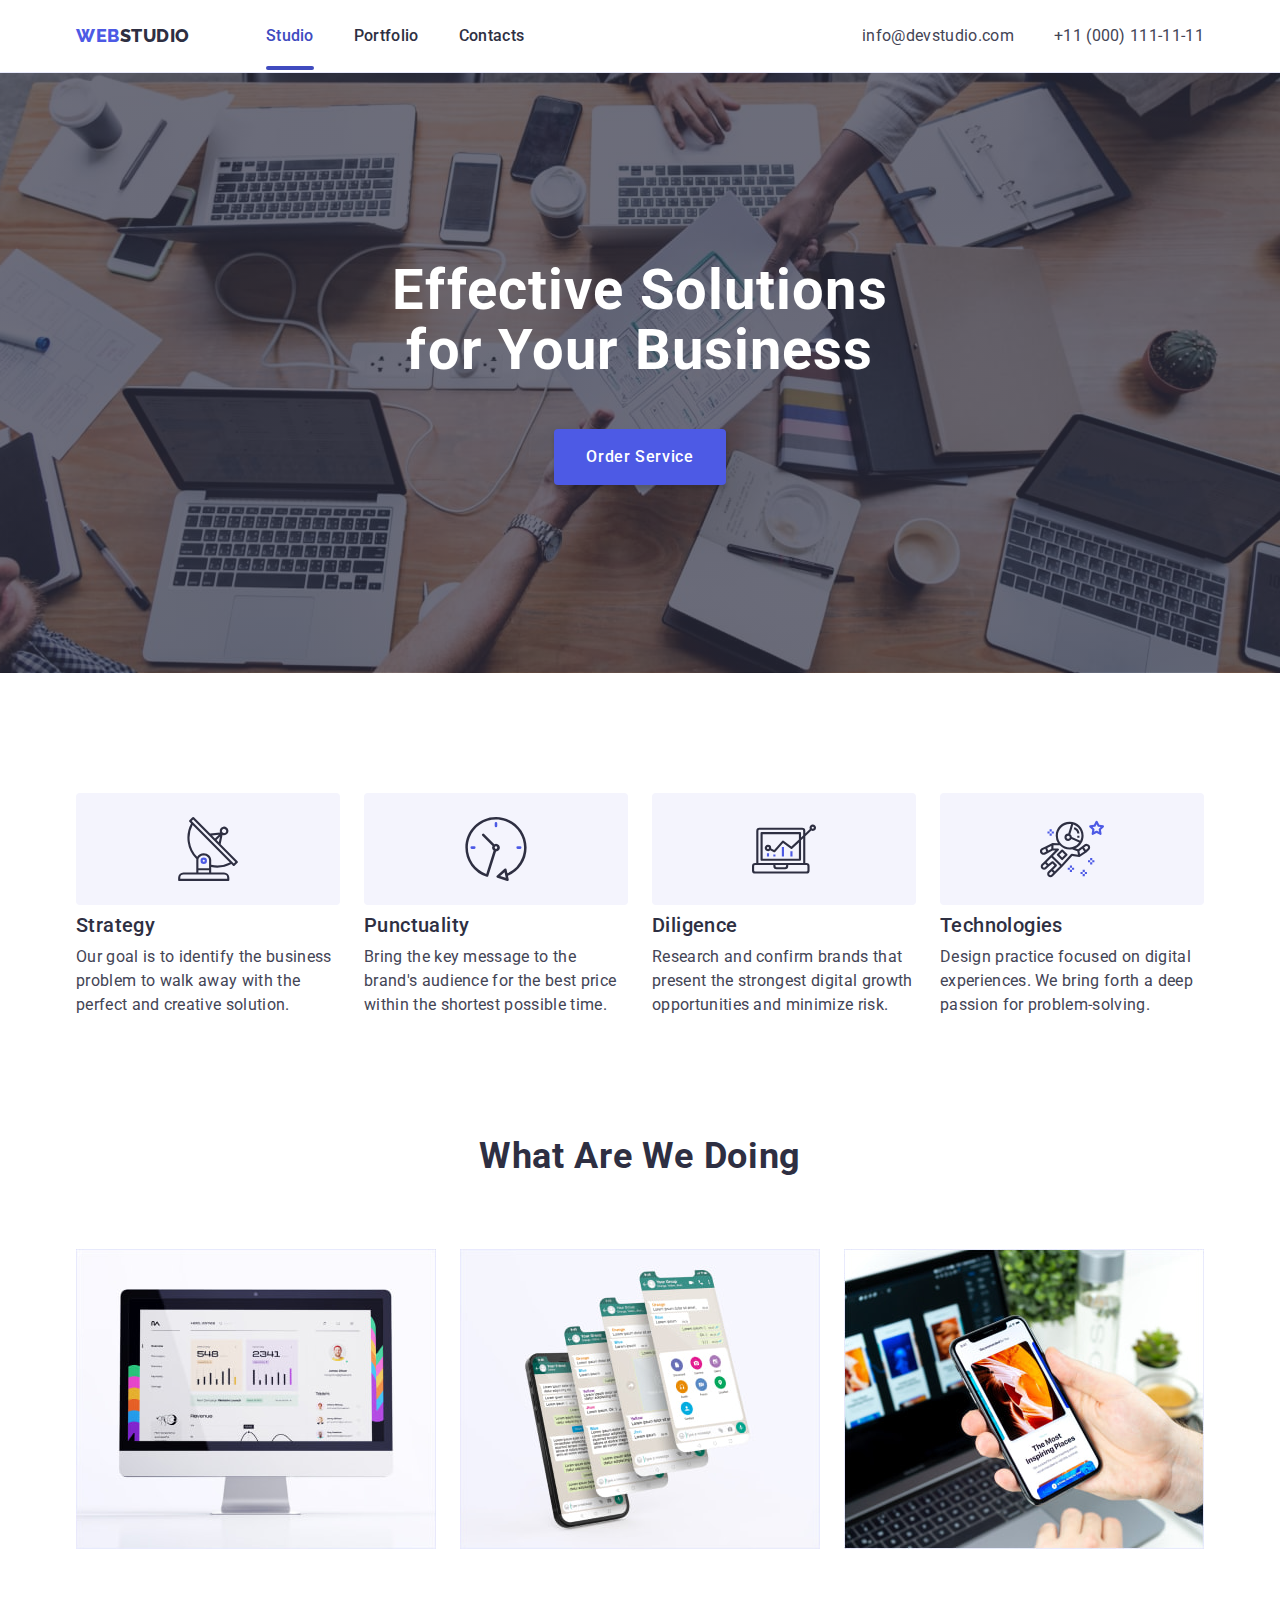
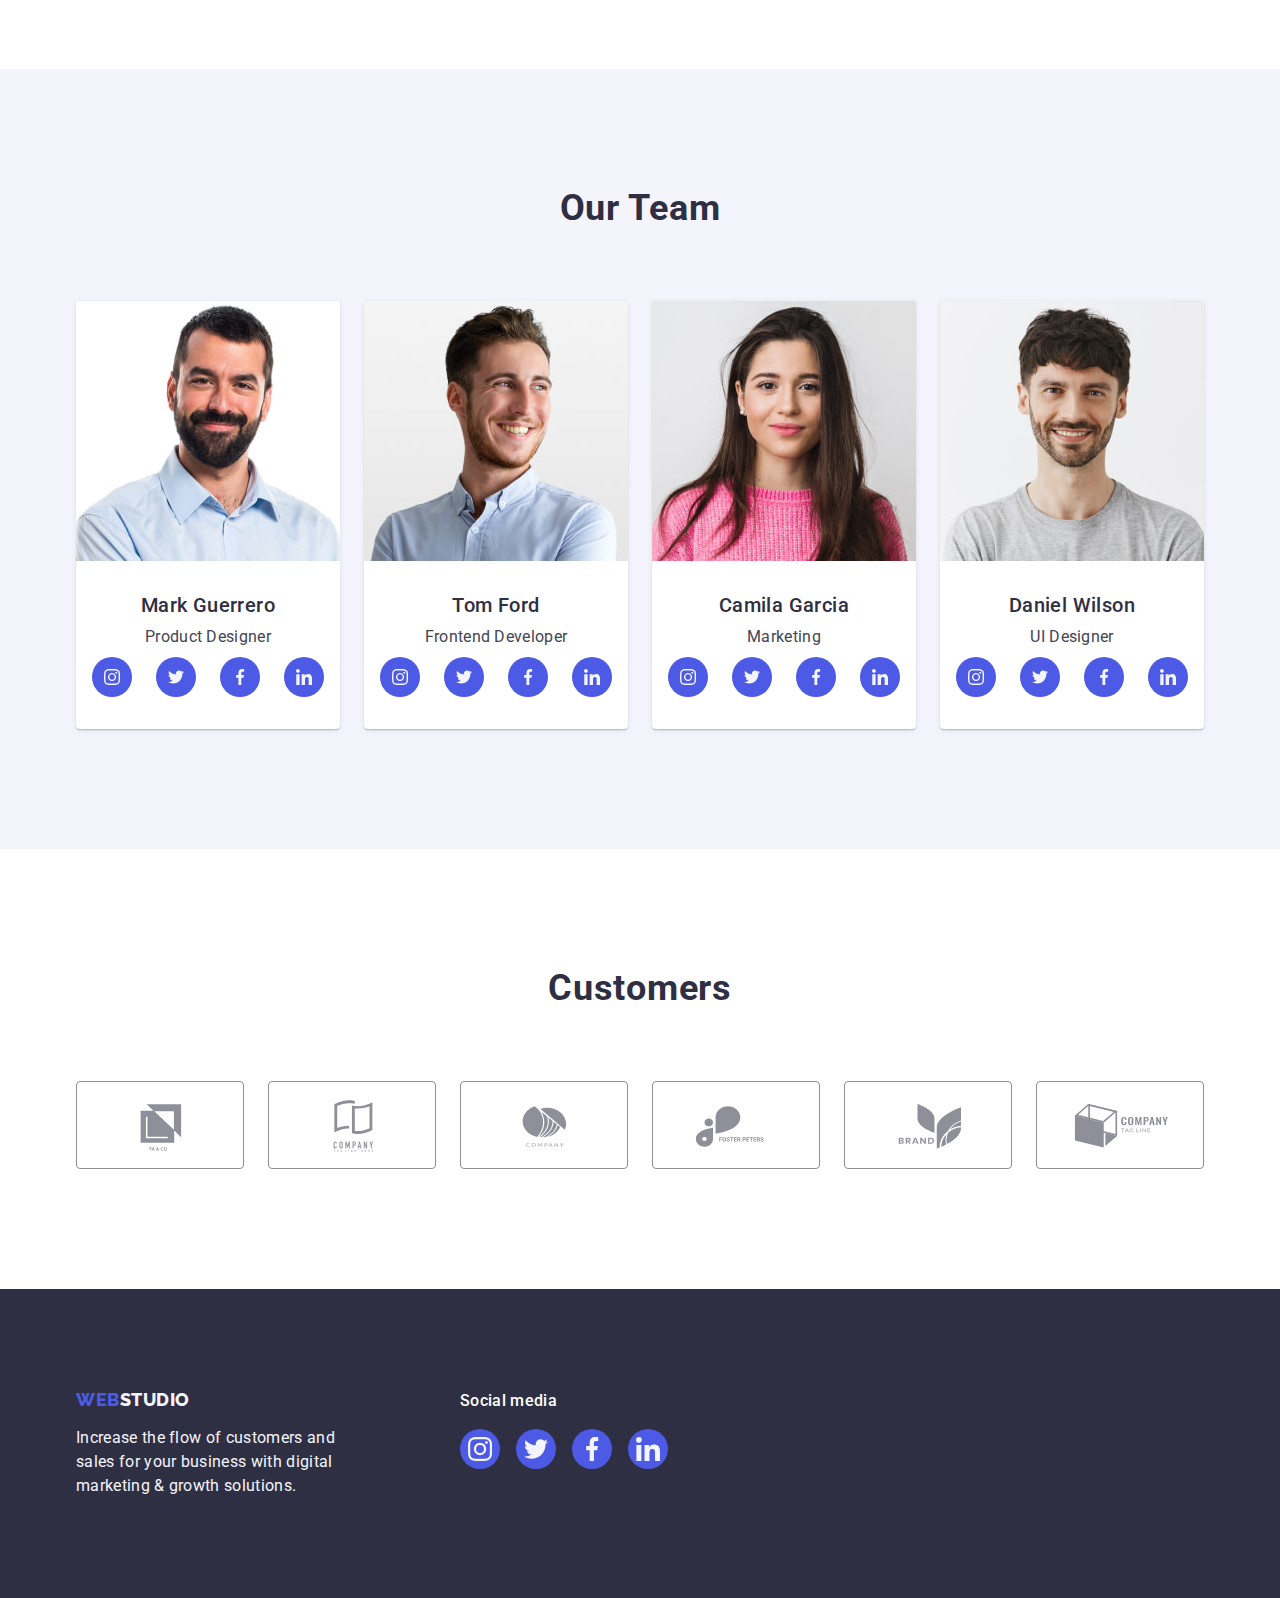
<file: index.html>
<!DOCTYPE html>
<html lang="en">
  <head>
    <meta charset="UTF-8" />
    <meta http-equiv="X-UA-Compatible" content="IE=edge" />
    <meta name="viewport" content="width=device-width, initial-scale=1.0" />
    <meta name="description" content="" />
    <title><span>Web</span>Studio</title>
    <link rel="stylesheet" href="https://cdn.jsdelivr.net/npm/modern-normalize@2.0.0/modern-normalize.min.css">
    <link rel="preconnect" href="https://fonts.googleapis.com" />
    <link rel="preconnect" href="https://fonts.gstatic.com" crossorigin />
    <link
      href="https://fonts.googleapis.com/css2?family=Raleway:wght@800&family=Roboto:wght@400;500;700;900&display=swap"
      rel="stylesheet"
    />
    <link rel="stylesheet" href="./css/styles.css" />
  </head>

  <body class="page">
    <header class="header-nav">
      <div class="container header-nav-box">
        <nav class="container-nav">
          <!--<div class="header-box-right">-->
            <a href="./index.html" class="link logo logo-header"
              >Web<span class="logo-dark">Studio</span></a
            >
            <ul class="header-list list">
              <li>
                <a class="header-link link active" href="./index.html">Studio</a>
              </li>
              <li>
                <a class="header-link link" href="./portfolio.html"
                  >Portfolio</a
                >
              </li>
              <li><a class="header-link link" href="">Contacts</a></li>
            </ul>
          <!--</div>-->
        </nav>
        <address>
          <ul class="list address">
            <li>
              <a class="address-link link" href="mailto:info@devstudio.com"
                >info@devstudio.com</a
              >
            </li>
            <li>
              <a class="address-link link" href="tel:+110001111111"
                >+11 (000) 111-11-11</a
              >
            </li>
          </ul>
        </address>
      </div>
    </header>

    <main class="main">
      <section class="section hero">
        <div class="container hero-box">
          <h1 class="hero-titel">Effective Solutions for Your Business</h1>
          <button type="button" class="hero-bt" data-modal-open>Order Service</button>
        </div>
      </section>

      <section class="section advantages">
        <div class="container">
          <h2 class="visually-hidden">Advantages</h2>
          <ul class="advantages-list list">
            <li class="advantages-item">
              <div class="advantages-icon-box">
              <svg width="64" height="64">
                <use class="advantages-icon" href="./images/icons.svg#antenna">
                </use>
              </svg>
              </div>
              <h3 class="advantages-titel-item">Strategy</h3>
              <p class="advantages-text-item">
                Our goal is to identify the business problem to walk away with the
                perfect and creative solution.
              </p>
            </li>
            <li class="advantages-item">
              <div class="advantages-icon-box">
              <svg width="64" height="64">
                <use class="advantages-icon" href="./images/icons.svg#clock">
                </use>
              </svg>
              </div>
              <h3 class="advantages-titel-item">Punctuality</h3>
              <p class="advantages-text-item">
                Bring the key message to the brand's audience for the best price
                within the shortest possible time.
              </p>
            </li>
            <li class="advantages-item">
              <div class="advantages-icon-box">
                <svg width="64" height="64">
                  <use class="advantages-icon" href="./images/icons.svg#diagram">
                  </use>
                </svg>
                </div>
              <h3 class="advantages-titel-item">Diligence</h3>
              <p class="advantages-text-item">
                Research and confirm brands that present the strongest digital
                growth opportunities and minimize risk.
              </p>
            </li>
            <li class="advantages-item">
              <div class="advantages-icon-box">
                <svg width="64" height="64">
                  <use class="advantages-icon" href="./images/icons.svg#astronaut">
                  </use>
                </svg>
                </div>
              <h3 class="advantages-titel-item">Technologies</h3>
              <p class="advantages-text-item">
                Design practice focused on digital experiences. We bring forth a
                deep passion for problem-solving.
              </p>
            </li>
          </ul>
        </div>
      </section>

      <section class="section doing">
        <div class="container">
          <h2 class="doing-titel">What are we doing</h2>
          <ul class="doing-list list">
            <li class="doing-item">
              <img
                src="./images/work/img-1.jpg"
                alt="color monitor"
                width="360"
                height="300"
              />
            </li>
            <li class="doing-item">
              <img
                src="./images/work/img-2.jpg"
                alt="alternative phone screens"
                width="360"
                height="300"
              />
            </li>
            <li class="doing-item">
              <img
                src="./images/work/img-3.jpg"
                alt="phone"
                width="360"
                height="300"
              />
            </li>
          </ul>
        </div>
      </section>

      <section class="section team">
        <div class="container">
          <h2 class="team-titel">Our Team</h2>
          <ul class="team-list list">
            <li class="team-link">
              <img
                src="./images/team/img-1.jpg"
                alt="Mark Guerrero"
                width="264"
                class="team-link-img"
              />
              <div class="team-link-box">
                <h3 class="team-link-name">Mark Guerrero</h3>
                <p class="team-text">Product Designer</p>
                <ul class="team-list-icon">
                  <li class="team-item-medis">
                    <a href="" class="link-social-media">
                      <svg class="icon-social-media" width="16" height="16">
                      <use href="./images/icons.svg#instagram"></use>
                      </svg>
                    </a>
                  </li>
                  <li class="team-item-medis">
                    <a href="" class="link-social-media">
                      <svg class="icon-social-media" width="16" height="16">
                      <use href="./images/icons.svg#twitter"></use>
                      </svg>
                    </a>
                  </li>
                  <li class="team-item-medis">
                    <a href="" class="link-social-media">
                      <svg class="icon-social-media" width="16" height="16">
                      <use href="./images/icons.svg#facebook"></use>
                      </svg>
                    </a>
                  </li>
                  <li class="team-item-medis">
                    <a href="" class="link-social-media">
                      <svg class="icon-social-media" width="16" height="16">
                      <use href="./images/icons.svg#linkedin"></use>
                      </svg>
                    </a>
                  </li>
                </ul>
              </div>
            </li>
            <li class="team-link">
              <img
                src="./images/team/img-2.jpg"
                alt="Tom Ford"
                width="264"
                class="team-link-img"
              />
              <div class="team-link-box">
                <h3 class="team-link-name">Tom Ford</h3>
                <p class="team-text">Frontend Developer</p>
                <ul class="team-list-icon">
                  <li class="team-item-medis">
                    <a href="" class="link-social-media">
                      <svg class="icon-social-media" width="16" height="16">
                      <use href="./images/icons.svg#instagram"></use>
                      </svg>
                    </a>
                  </li>
                  <li class="team-item-medis">
                    <a href="" class="link-social-media">
                      <svg class="icon-social-media" width="16" height="16">
                      <use href="./images/icons.svg#twitter"></use>
                      </svg>
                    </a>
                  </li>
                  <li class="team-item-medis">
                    <a href="" class="link-social-media">
                      <svg class="icon-social-media" width="16" height="16">
                      <use href="./images/icons.svg#facebook"></use>
                      </svg>
                    </a>
                  </li>
                  <li class="team-item-medis">
                    <a href="" class="link-social-media">
                      <svg class="icon-social-media" width="16" height="16">
                      <use href="./images/icons.svg#linkedin"></use>
                      </svg>
                    </a>
                  </li>
                </ul>
              </div>
            </li>
            <li class="team-link">
              <img
                src="./images/team/img-3.jpg"
                alt="Camila Garcia"
                width="264"
                class="team-link-img"
              />
              <div class="team-link-box">
                <h3 class="team-link-name">Camila Garcia</h3>
                <p class="team-text">Marketing</p>
                <ul class="team-list-icon">
                  <li class="team-item-medis">
                    <a href="" class="link-social-media">
                      <svg class="icon-social-media" width="16" height="16">
                      <use href="./images/icons.svg#instagram"></use>
                      </svg>
                    </a>
                  </li>
                  <li class="team-item-medis">
                    <a href="" class="link-social-media">
                      <svg class="icon-social-media" width="16" height="16">
                      <use href="./images/icons.svg#twitter"></use>
                      </svg>
                    </a>
                  </li>
                  <li class="team-item-medis">
                    <a href="" class="link-social-media">
                      <svg class="icon-social-media" width="16" height="16">
                      <use href="./images/icons.svg#facebook"></use>
                      </svg>
                    </a>
                  </li>
                  <li class="team-item-medis">
                    <a href="" class="link-social-media">
                      <svg class="icon-social-media" width="16" height="16">
                      <use href="./images/icons.svg#linkedin"></use>
                      </svg>
                    </a>
                  </li>
                </ul>
              </div>
            </li>
            <li class="team-link">
              <img
                src="./images/team/img-4.jpg"
                alt="Daniel Wilson"
                width="264"
                class="team-link-img"
              />
              <div class="team-link-box">
                <h3 class="team-link-name">Daniel Wilson</h3>
                <p class="team-text">UI Designer</p>
                <ul class="team-list-icon">
                  <li class="team-item-medis">
                    <a href="" class="link-social-media">
                      <svg class="icon-social-media" width="16" height="16">
                      <use href="./images/icons.svg#instagram"></use>
                      </svg>
                    </a>
                  </li>
                  <li class="team-item-medis">
                    <a href="" class="link-social-media">
                      <svg class="icon-social-media" width="16" height="16">
                      <use href="./images/icons.svg#twitter"></use>
                      </svg>
                    </a>
                  </li>
                  <li class="team-item-medis">
                    <a href="" class="link-social-media">
                      <svg class="icon-social-media" width="16" height="16">
                      <use href="./images/icons.svg#facebook"></use>
                      </svg>
                    </a>
                  </li>
                  <li class="team-item-medis">
                    <a href="" class="link-social-media">
                      <svg class="icon-social-media" width="16" height="16">
                      <use href="./images/icons.svg#linkedin"></use>
                      </svg>
                    </a>
                  </li>
                </ul>
              </div>
            </li>
          </ul>
        </div>
      </section>

      <section class="section customers">
        <div class="container">
          <h2 class="customers-titel">Customers</h2>
          <ul class="customers-list">
            <li class="customers-item">
              <a class="customers-link" href="">
                <svg class="customers-icon" width="104" height="56">
                  <use href="./images/icons.svg#logo-1"></use>
                </svg>
              </a>
            </li>
            <li class="customers-item">
              <a class="customers-link" href="">
                <svg class="customers-icon" width="104" height="56">
                  <use href="./images/icons.svg#logo-2"></use>
                </svg>
              </a>
            </li>
            <li class="customers-item">
              <a class="customers-link" href="">
                <svg class="customers-icon" width="104" height="56">
                  <use href="./images/icons.svg#logo-3"></use>
                </svg>
              </a>
            </li>
            <li class="customers-item">
              <a class="customers-link" href="">
                <svg class="customers-icon" width="104" height="56">
                  <use href="./images/icons.svg#logo-4"></use>
                </svg>
              </a>
            </li>
            <li class="customers-item">
              <a class="customers-link" href="">
                <svg class="customers-icon" width="104" height="56">
                  <use href="./images/icons.svg#logo-5"></use>
                </svg>
              </a>
            </li>
            <li class="customers-item">
              <a class="customers-link" href="">
                <svg class="customers-icon" width="104" height="56">
                  <use href="./images/icons.svg#logo-6"></use>
                </svg>
              </a>
            </li>
          </ul>

        </div>
      </section>
    </main>

    <footer class="footer">
      <div class="container footer-container">
        <div class="footer-box-right">
        <a href="./index.html" class="link logo logo-footer">Web<span class="logo-light">Studio</span></a>
        <p class="footer-text">
          Increase the flow of customers and sales for your business with digital
          marketing & growth solutions.
        </p></div>
        <div class="footer-box-center">
          <p class="footer-social-media">Social media</p>
          <ul class="footer-list">
            <li class="footer-item-media">
              <a href="" class="link-social-media footer-link-icon">
                <svg class="icon-social-media" width="24" height="24">
                  <use href="./images/icons.svg#instagram"></use>
                </svg>
              </a>
            </li>
            <li class="footer-item-media">
              <a href="" class="link-social-media footer-link-icon">
                <svg class="icon-social-media" width="24" height="24">
                  <use href="./images/icons.svg#twitter"></use>
                </svg>
              </a>
            </li>
            <li class="footer-item-media">
              <a href="" class="link-social-media footer-link-icon">
                <svg class="icon-social-media" width="24" height="24">
                  <use href="./images/icons.svg#facebook"></use>
                </svg>
              </a>
            </li>
            <li class="footer-item-media">
              <a href="" class="link-social-media footer-link-icon">
                <svg class="icon-social-media" width="24" height="24">
                  <use href="./images/icons.svg#linkedin"></use>
                </svg>
              </a>
            </li>
          </ul>
        </div>
      </div>
    </footer>
    <div class="backdrop is-hidden" data-modal>
      <div class="modal-container">
        <button class="modal-btm" type="button" data-modal-close>
        <svg class="modal-icon" width="8" height="8">
          <use href="./images/icons.svg#close-black"></use>
        </svg>
        </button>
      </div>
    </div>
    <script src="./js/modal.js"></script>
  </body>
</html>
</file>
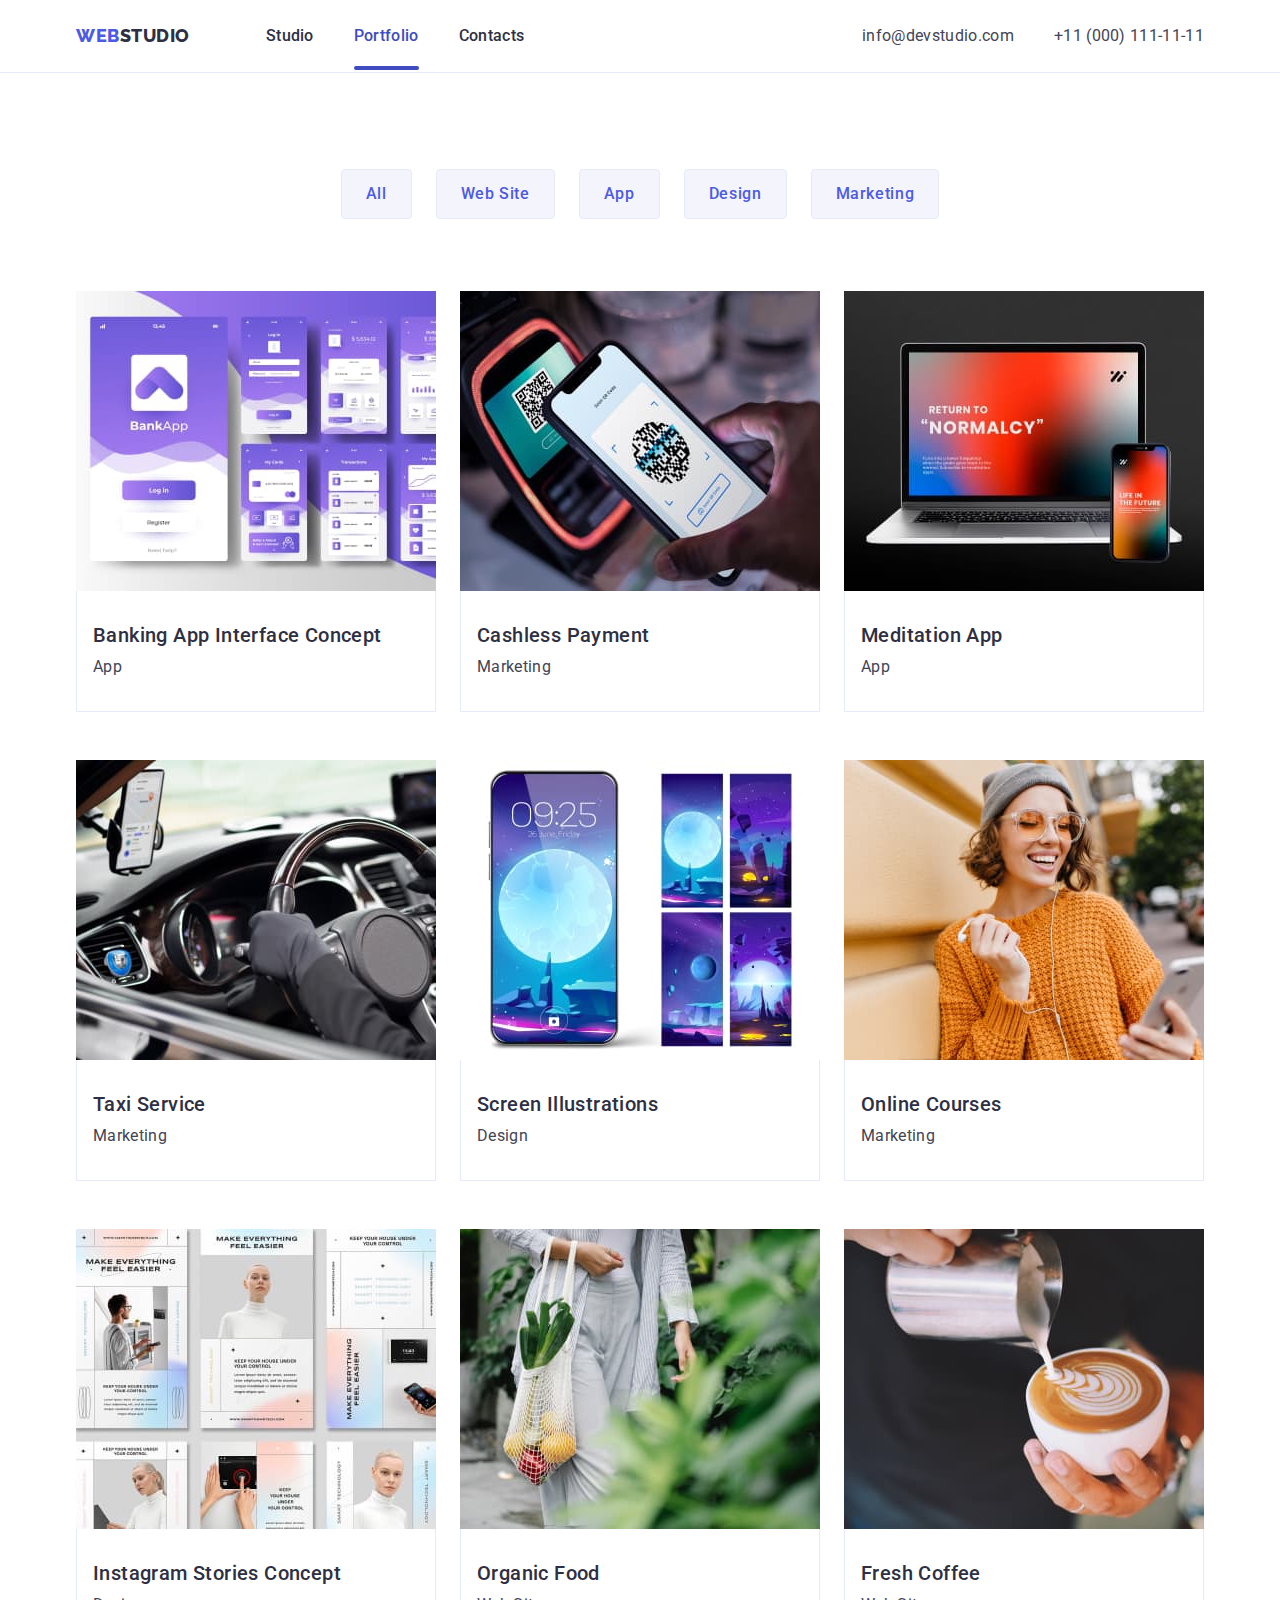
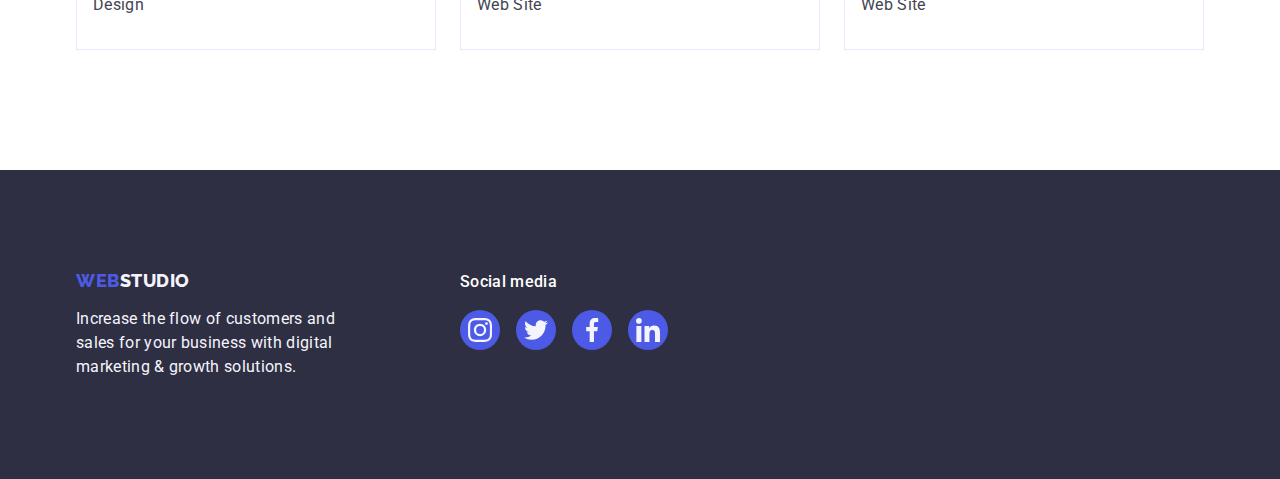
<file: portfolio.html>
<!DOCTYPE html>
<html lang="en">
  <head>
    <meta charset="UTF-8" />
    <meta http-equiv="X-UA-Compatible" content="IE=edge" />
    <meta name="viewport" content="width=device-width, initial-scale=1.0" />
    <meta name="description" content="" />
    <title><span>Web</span>Studio</title>
    <link
      rel="stylesheet"
      href="https://cdn.jsdelivr.net/npm/modern-normalize@2.0.0/modern-normalize.min.css"
    />
    <link rel="preconnect" href="https://fonts.googleapis.com" />
    <link rel="preconnect" href="https://fonts.gstatic.com" crossorigin />
    <link
      href="https://fonts.googleapis.com/css2?family=Raleway:wght@800&family=Roboto:wght@400;500;700;900&display=swap"
      rel="stylesheet"
    />
    <link rel="stylesheet" href="./css/styles.css" />
  </head>

  <body class="page">
    <header class="header-nav">
      <div class="container header-nav-box">
        <nav class="container-nav">
          <!--<div class="header-box-right">-->
            <a href="./index.html" class="link logo logo-header"
              >Web<span class="logo-dark">Studio</span></a
            >
            <ul class="header-list list">
              <li>
                <a class="header-link link" href="./index.html">Studio</a>
              </li>
              <li>
                <a class="header-link link active" href="./portfolio.html"
                  >Portfolio</a
                >
              </li>
              <li><a class="header-link link" href="">Contacts</a></li>
            </ul>
          <!--</div>-->
        </nav>
        <address>
          <ul class="list address">
            <li>
              <a class="address-link link" href="mailto:info@devstudio.com"
                >info@devstudio.com</a
              >
            </li>
            <li>
              <a class="address-link link" href="tel:+110001111111"
                >+11 (000) 111-11-11</a
              >
            </li>
          </ul>
        </address>
      </div>
    </header>

    <main class="main">
      <section class="section portfolio">
        <div class="container">
          <h1 class="visually-hidden">Portfolio</h1>
          <ul class="portfolio-nav-bt list">
            <li><button type="button" class="portfolio-bt">All</button></li>
            <li>
              <button type="button" class="portfolio-bt">Web Site</button>
            </li>
            <li><button type="button" class="portfolio-bt">App</button></li>
            <li><button type="button" class="portfolio-bt">Design</button></li>
            <li>
              <button type="button" class="portfolio-bt">Marketing</button>
            </li>
          </ul>
          <ul class="portfolio-catalog list">
            <li class="catalog-item link">
              <a class="link link-catalog-portf" href="">
                <div class="overlay">
                  <img
                    class="catalog-img"
                    src="./images/portfolio/img-1.jpg"
                    alt="design example"
                    width="360"
                    height="300"
                  />
                  <p class="overlay-text">
                    14 Stylish and User-Friendly App Design Concepts · Task Manager App · Calorie Tracker App · Exotic Fruit Ecommerce App · Cloud Storage App
                  </p>
                </div>
                <div class="catalog-item-bottom">
                  <h2 class="catalog-titel">Banking App Interface Concept</h2>
                  <p class="catalog-text">App</p>
                </div>
              </a>
            </li>
            <li class="catalog-item link">
              <a class="link link-catalog-portf" href="">
                <div class="overlay">
                  <img
                    class="catalog-img"
                    src="./images/portfolio/img-2.jpg"
                    alt="design example"
                    width="360"
                    height="300"
                  />
                  <p class="overlay-text">
                    14 Stylish and User-Friendly App Design Concepts · Task Manager App · Calorie Tracker App · Exotic Fruit Ecommerce App · Cloud Storage App
                  </p>
                </div>
                <div class="catalog-item-bottom">
                  <h2 class="catalog-titel">Cashless Payment</h2>
                  <p class="catalog-text">Marketing</p>
                </div></a
              >
            </li>
            <li class="catalog-item link">
              <a class="link link-catalog-portf" href="">
                <div class="overlay">
                  <img
                    class="catalog-img"
                    src="./images/portfolio/img-3.jpg"
                    alt="design example"
                    width="360"
                    height="300"
                  />
                  <p class="overlay-text">
                    14 Stylish and User-Friendly App Design Concepts · Task Manager App · Calorie Tracker App · Exotic Fruit Ecommerce App · Cloud Storage App
                  </p>
                </div>
                <div class="catalog-item-bottom">
                  <h2 class="catalog-titel">Meditation App</h2>
                  <p class="catalog-text">App</p>
                </div></a
              >
            </li>
            <li class="catalog-item link">
              <a class="link link-catalog-portf" href="">
                <div class="overlay">
                  <img
                    class="catalog-img"
                    src="./images/portfolio/img-4.jpg"
                    alt="design example"
                    width="360"
                    height="300"
                  />
                  <p class="overlay-text">
                    14 Stylish and User-Friendly App Design Concepts · Task Manager App · Calorie Tracker App · Exotic Fruit Ecommerce App · Cloud Storage App
                  </p>
                </div>
                <div class="catalog-item-bottom">
                  <h2 class="catalog-titel">Taxi Service</h2>
                  <p class="catalog-text">Marketing</p>
                </div></a
              >
            </li>
            <li class="catalog-item link">
              <a class="link link-catalog-portf" href="">
                <div class="overlay">
                  <img
                    class="catalog-img"
                    src="./images/portfolio/img-5.jpg"
                    alt="design example"
                    width="360"
                    height="300"
                  />
                  <p class="overlay-text">
                    14 Stylish and User-Friendly App Design Concepts · Task Manager App · Calorie Tracker App · Exotic Fruit Ecommerce App · Cloud Storage App
                  </p>
                </div>
                <div class="catalog-item-bottom">
                  <h2 class="catalog-titel">Screen Illustrations</h2>
                  <p class="catalog-text">Design</p>
                </div></a
              >
            </li>
            <li class="catalog-item link">
              <a class="link link-catalog-portf" href="">
                <div class="overlay">
                  <img
                    class="catalog-img"
                    src="./images/portfolio/img-6.jpg"
                    alt="design example"
                    width="360"
                    height="300"
                  />
                  <p class="overlay-text">
                    14 Stylish and User-Friendly App Design Concepts · Task Manager App · Calorie Tracker App · Exotic Fruit Ecommerce App · Cloud Storage App
                  </p>
                </div>
                <div class="catalog-item-bottom">
                  <h2 class="catalog-titel">Online Courses</h2>
                  <p class="catalog-text">Marketing</p>
                </div></a
              >
            </li>
            <li class="catalog-item link">
              <a class="link link-catalog-portf" href="">
                <div class="overlay">
                  <img
                    class="catalog-img"
                    src="./images/portfolio/img-7.jpg"
                    alt="design example"
                    width="360"
                    height="300"
                  />
                  <p class="overlay-text">
                    14 Stylish and User-Friendly App Design Concepts · Task Manager App · Calorie Tracker App · Exotic Fruit Ecommerce App · Cloud Storage App
                  </p>
                </div>
                <div class="catalog-item-bottom">
                  <h2 class="catalog-titel">Instagram Stories Concept</h2>
                  <p class="catalog-text">Design</p>
                </div></a
              >
            </li>
            <li class="catalog-item link">
              <a class="link link-catalog-portf" href="">
                <div class="overlay">
                  <img
                    class="catalog-img"
                    src="./images/portfolio/img-8.jpg"
                    alt="design example"
                    width="360"
                    height="300"
                  />
                  <p class="overlay-text">
                    14 Stylish and User-Friendly App Design Concepts · Task Manager App · Calorie Tracker App · Exotic Fruit Ecommerce App · Cloud Storage App
                  </p>
                </div>
                <div class="catalog-item-bottom">
                  <h2 class="catalog-titel">Organic Food</h2>
                  <p class="catalog-text">Web Site</p>
                </div></a
              >
            </li>
            <li class="catalog-item link">
              <a class="link link-catalog-portf" href="">
                <div class="overlay">
                  <img
                    class="catalog-img"
                    src="./images/portfolio/img-9.jpg"
                    alt="design example"
                    width="360"
                    height="300"
                  />
                  <p class="overlay-text">
                    14 Stylish and User-Friendly App Design Concepts · Task Manager App · Calorie Tracker App · Exotic Fruit Ecommerce App · Cloud Storage App
                  </p>
                </div>
                <div class="catalog-item-bottom">
                  <h2 class="catalog-titel">Fresh Coffee</h2>
                  <p class="catalog-text">Web Site</p>
                </div></a
              >
            </li>
          </ul>
        </div>
      </section>
    </main>

    <footer class="footer">
      <div class="container footer-container">
        <div class="footer-box-right">
        <a href="./index.html" class="link logo logo-footer">Web<span class="logo-light">Studio</span></a>
        <p class="footer-text">
          Increase the flow of customers and sales for your business with digital
          marketing & growth solutions.
        </p></div>
        <div class="footer-box-center">
          <p class="footer-social-media">Social media</p>
          <ul class="footer-list">
            <li class="footer-item-media">
              <a href="" class="link-social-media footer-link-icon">
                <svg class="icon-social-media" width="24" height="24">
                  <use href="./images/icons.svg#instagram"></use>
                </svg>
              </a>
            </li>
            <li class="footer-item-media">
              <a href="" class="link-social-media footer-link-icon">
                <svg class="icon-social-media" width="24" height="24">
                  <use href="./images/icons.svg#twitter"></use>
                </svg>
              </a>
            </li>
            <li class="footer-item-media">
              <a href="" class="link-social-media footer-link-icon">
                <svg class="icon-social-media" width="24" height="24">
                  <use href="./images/icons.svg#facebook"></use>
                </svg>
              </a>
            </li>
            <li class="footer-item-media">
              <a href="" class="link-social-media footer-link-icon">
                <svg class="icon-social-media" width="24" height="24">
                  <use href="./images/icons.svg#linkedin"></use>
                </svg>
              </a>
            </li>
          </ul>
        </div>
      </div>
    </footer>
  </body>
</html>
</file>
<file: css/styles.css>
/*Variables*/
:root {
  --text-slate: #434455;
  --dark-ck: #2e2f42;
  --iris: #4d5ae5;
  --ocean: #404bbf;
  --green-cl: #31d0aa;
  --light-slate: #8e8f99;
  --cornflower: #e7e9fc;
  --cloud: #f4f4fd;
  --dark-modal: rgba(46, 47, 66, 0.4);
  --grey: rgba(46, 47, 66, 0.7);
  --white: #ffffff;
  --dairy: #fcfcfc;
}
/*Reset styles*/
*,
*::before,
*::after {
  box-sizing: border-box;
}

.link,
a {
  text-decoration: none;
  font-style: normal;
  color: currentColor;
}

.bt,
button {
  font-family: inherit;
  cursor: pointer;
  border: none;
}

.list,
ul,
ol {
  list-style: none;
  margin: 0;
  padding: 0;
}

h1,
h2,
h3,
h4,
h5,
h6,
p {
  margin: 0;
}
.section {
  margin: 0;
}
img {
  display: block;
}
.container {
  width: 1158px;
  margin: 0 auto;
  padding: 0 15px;
}

/*Variables*/
body {
  font-family: 'Roboto', sans-serif;
  color: var(--text-slate);
  background-color: var(--white);
}

.logo {
  font-family: 'Raleway', sans-serif;
  font-weight: 800;
  font-size: 18px;
  line-height: 1.17;
  text-transform: uppercase;
  color: var(--iris);
  letter-spacing: 0.03em;
}

.logo-dark {
  color: var(--dark-ck);
}

.logo-light {
  color: var(--cloud);
}
.logo-header {
  margin-right: 76px;
}
.logo-footer {
  display: inline-block;
  margin-bottom: 16px;
}

/*header*/
.page {
}
.header-nav {
  padding-top: 24px;
  padding-bottom: 24px;
  border-bottom: 1px solid #e7e9fc;
  box-shadow: 0px 1px 6px 0px rgba(46, 47, 66, 0.08), 0px 1px 1px 0px rgba(46, 47, 66, 0.16), 0px 2px 1px 0px rgba(46, 47, 66, 0.08);
}
.header-nav-box {
  display: flex;
  justify-content: space-between;
}
.container-nav{
  display: flex;
  align-items: center;
}
/*.header-box-right {
  display: flex;
  gap: 76px;
}*/
.header-list {
  display: flex;
  gap: 40px;
}

.header-link {
  font-weight: 500;
  font-size: 16px;
  line-height: 1.5;
  letter-spacing: 0.02em;
  color: var(--dark-ck);
  padding: 24px 0;
  position: relative;
  transition: color 250ms cubic-bezier(0.4, 0, 0.2, 1);
}
.header-link.active{
  color: var(--ocean);
}
.header-link.active::after{
  content: "";
  display: block;
  width: 100%;
  height: 4px;
  border-radius: 2px;
  background: var(--ocean);
  position: absolute;
  bottom: -1px;
  left: 0;
}

.header-link:hover,
.header-link:focus {
  color: var(--ocean);
}

.address {
  font-style: normal;
  display: flex;
  gap: 40px;
}

.address-link {
  line-height: 1.5;
  letter-spacing: 0.02em;
  color: var(--text-slate);
  transition: color 250ms cubic-bezier(0.4, 0, 0.2, 1);
}

.address-link:hover,
.address-link:focus {
  color: var(--ocean);
}

/*Main*/
.hero {
  background-color: var(--dark-ck);
  padding-top: 188px;
  padding-bottom: 188px;
  background-image: linear-gradient(to bottom, rgba(46, 47, 66, 0.70), rgba(46, 47, 66, 0.70)), url(../images/hero/bg-hero.jpg);
  background-repeat: no-repeat;
  background-position: center center;
  background-size: cover;
  max-width: 1440px;
  margin: auto;
}
.hero-box {
  display: flex;
  flex-direction: column;
  justify-content: center;
}
.hero-titel {
  font-size: 56px;
  line-height: 1.07;
  letter-spacing: 0.02em;
  color: var(--white);
  text-align: center;
  padding-bottom: 48px;
  max-width: 496px;
  margin: 0 auto;
}
.hero-bt {
  margin: 0 auto;
  font-weight: 500;
  line-height: 1.5;
  font-size: 16px;
  letter-spacing: 0.04em;
  text-align: center;
  color: var(--white);
  background-color: var(--iris);
  padding: 16px 32px;
  border-radius: 4px;
  box-shadow: 0px 4px 4px 0px rgba(0, 0, 0, 0.15);
  min-width: 169px;
  transition: background-color 250ms cubic-bezier(0.4, 0, 0.2, 1);
}

.hero-bt:hover,
.hero-bt:focus {
  background-color: var(--ocean);
}
.advantages {
  background-color: var(--white);
  padding-top: 120px;
  padding-bottom: 120px;
}
.visually-hidden {
  position: absolute;
  width: 1px;
  height: 1px;
  margin: -1px;
  border: 0;
  padding: 0;
  white-space: nowrap;
  clip-path: inset(100%);
  clip: rect(0 0 0 0);
  overflow: hidden;
}
.advantages-list {
  display: flex;
  gap: 24px;
}
.advantages-item {
  width: calc((100% - 3 * 24px) / 4);
}
.advantages-icon-box{
  display: flex;
  align-items: center;
  justify-content: center;
  height: 112px;
  padding: 24px 100px;
  background-color: var(--cloud);
  margin-bottom: 8px;
  border-radius: 4px;
}
.advantages-icon{

}
.advantages-titel-item {
  font-weight: 500;
  font-size: 20px;
  line-height: 1.2;
  letter-spacing: 0.02em;
  color: var(--dark-ck);
  text-align: left;
  margin-bottom: 8px;
}
.advantages-text-item {
  line-height: 1.5;
  letter-spacing: 0.02em;
  color: var(--text-slate);
  text-align: left;
}
.doing {
  background: var(--white);
  padding-bottom: 120px;
}
.doing-titel {
  font-size: 36px;
  line-height: 1.11;
  letter-spacing: 0.02em;
  text-transform: capitalize;
  color: var(--dark-ck);
  text-align: center;
  margin-bottom: 72px;
}
.doing-list {
  display: flex;
  gap: 24px;
}
.doing-item {

}
.team {
  background-color: var(--cloud);
  padding: 120px 0;
}
.team-titel {
  font-size: 36px;
  line-height: 1.11;
  letter-spacing: 0.02em;
  text-transform: capitalize;
  color: var(--dark-ck);
  text-align: center;
  margin-bottom: 72px;
}
.team-list {
  display: flex;
  gap: 24px;
}
.team-link {
  background-color: var(--white);
  border-radius: 0px 0px 4px 4px;
  box-shadow: 0px 2px 1px 0px rgba(46, 47, 66, 0.08),
    0px 1px 1px 0px rgba(46, 47, 66, 0.16),
    0px 1px 6px 0px rgba(46, 47, 66, 0.08);
}
.team-link-box {
  padding: 32px 0;
  display: flex;
  flex-direction: column;
  justify-content: center;
  gap: 8px;
}
.team-link-name {
  text-align: center;
  font-weight: 500;
  font-size: 20px;
  line-height: 1.2;
  letter-spacing: 0.02em;
  color: var(--dark-ck);
}
.team-text {
  text-align: center;
  line-height: 1.5;
  letter-spacing: 0.02em;
  color: var(--text-slate);
}
.team-list-icon{
  display: flex;
  justify-content: center;
  gap: 24px;
}

.customers{
  padding: 120px 0;
}
.customers-titel{
  color: var(--dark-ck);
  text-align: center;
  font-size: 36px;
  font-weight: 700;
  line-height: 1.11;
  letter-spacing: 0.72px;
  text-transform: capitalize;
  margin-bottom: 72px;
}
.customers-list{
  display: flex;
  justify-content: center;
  gap: 24px;
}
.customers-link{
  display: flex;
  justify-content: center;
  align-items: center;
  width: 168px;
  height: 88px;
  padding: 16px 32px;
  border-radius: 4px;
  border: 1px solid var(--light-slate);
  color: var(--light-slate);
  transition: border-color 250ms cubic-bezier(0.4, 0, 0.2, 1), color 250ms cubic-bezier(0.4, 0, 0.2, 1);
}
.customers-link:hover,
.customers-link:focus{
  border-color: var(--ocean);
  color: var(--ocean);
}
.customers-icon{
  fill: currentColor;
}

/*Footer*/
.footer {
  background-color: var(--dark-ck);
  padding-top: 100px;
  padding-bottom: 100px;
}

.footer-container{
  display: flex;
  justify-content: flex-start;
  align-items: baseline;
}
.footer-box-right{
  margin-right: 120px;
}
.footer-text {
  line-height: 1.5;
  letter-spacing: 0.02em;
  color: var(--cloud);
  width: 264px;
}
.footer-social-media{
  color: var(--white);
  font-size: 16px;
  font-weight: 500;
  line-height: 1.5;
  letter-spacing: 0.32px;
  margin-bottom: 16px;
}
.footer-list{
  display: flex;
  gap: 16px;
}

.link-social-media{
  display: flex;
  align-items: center;
  justify-content: center;
  width: 40px;
  height: 40px;
  border-radius: 50%;
  background-color: var(--iris);
  transition: background-color 250ms cubic-bezier(0.4, 0, 0.2, 1);
}
.icon-social-media{
  fill:var(--cloud);
}
.link-social-media:hover,
.link-social-media:focus{
  background-color: var(--ocean);
}

.footer-link-icon:hover,
.footer-link-icon:focus{
  background-color: var(--green-cl);
}
/*portfolio*/
.portfolio {
  background-color: var(--white);
  padding-top: 96px;
  padding-bottom: 120px;
}
.portfolio-nav-bt {
  display: flex;
  gap: 24px;
  justify-content: center;
  margin-bottom: 72px;
}
.portfolio-bt {
  font-weight: 500;
  font-size: 16px;
  line-height: 1.5;
  letter-spacing: 0.04em;
  color: var(--iris);
  background-color: var(--cloud);
  border: 1px solid var(--cornflower);
  cursor: pointer;
  padding: 12px 24px;
  border-radius: 4px;
  border: 1px solid var(--cornflower);
  background: var(--cloud);
  transition: color 250ms cubic-bezier(0.4, 0, 0.2, 1), background-color 250ms cubic-bezier(0.4, 0, 0.2, 1), border-color 250ms cubic-bezier(0.4, 0, 0.2, 1), box-shadow 250ms cubic-bezier(0.4, 0, 0.2, 1);
}
.portfolio-bt:hover,
.portfolio-bt:focus,
.portfolio-bt:active {
  color: var(--white);
  background-color: var(--ocean);
  border: 1px solid transparent;
  box-shadow: 0px 2px 2px 0px rgba(0, 0, 0, 0.12),
    0px 2px 1px 0px rgba(0, 0, 0, 0.08), 0px 3px 1px 0px rgba(0, 0, 0, 0.1);
}
.link-catalog-portf{
  display: block;
  transition: box-shadow 250ms cubic-bezier(0.4, 0, 0.2, 1);
}
.link-catalog-portf:hover{
  box-shadow: 0px 1px 6px rgba(46, 47, 66, 0.08), 0px 1px 1px rgba(46, 47, 66, 0.16), 0px 2px 1px rgba(46, 47, 66, 0.08);
}
.portfolio-catalog {
  display: flex;
  flex-wrap: wrap;
  row-gap: 48px;
  column-gap: 24px;
}
.catalog-item {
  width: calc((100% - 48px) / 3);
}
.catalog-img {
}
.catalog-item-bottom {
  border: 1px solid var(--cornflower);
  padding: 32px 16px;
  border-top: none;
}
.catalog-titel {
  font-weight: 500;
  font-size: 20px;
  line-height: 1.2;
  letter-spacing: 0.02em;
  color: var(--dark-ck);
  margin-bottom: 8px;
}
.catalog-text {
  font-size: 16px;
  line-height: 1.5;
  letter-spacing: 0.02em;
  color: var(--text-slate);
}
.overlay {
  position: relative;
  overflow: hidden;
}
.overlay-text  {
  position: absolute;
  top: 0;
  left: 0;
  transform: translateY(100%);
  width: 100%;
  height: 100%;
  background: var(--iris);
  padding: 40px 32px;
  transition: transform 250ms cubic-bezier(0.4, 0, 0.2, 1);
  color: var(--cloud);
  font-size: 16px;
  font-weight: 400;
  line-height: 1.5;
  letter-spacing: 0.32px;
}
.link-catalog-portf:hover .overlay-text{
  transform: translateY(0);
}
/*modal*/
.backdrop {
  position: fixed;
  top: 0;
  left:0;
  width: 100%;
  height: 100%;
  background-color: rgba(46, 47, 66, 0.40);
  transition: opacity 250ms cubic-bezier(0.4, 0, 0.2, 1), visibility 250ms cubic-bezier(0.4, 0, 0.2, 1);
}
.backdrop.is-hidden{
  opacity: 0;
  pointer-events: none;
  visibility: hidden;
}
.modal-container {
  position: absolute;
  top: 50%;
  left: 50%;
  transform: translateX(-50%) translateY(-50%);
  width: 408px;
  min-height: 584px;
  border-radius: 4px;
  background: var(--dairy);
  box-shadow: 0px 2px 1px 0px rgba(0, 0, 0, 0.20), 0px 1px 3px 0px rgba(0, 0, 0, 0.12), 0px 1px 1px 0px rgba(0, 0, 0, 0.14);
  transition: transform 250ms cubic-bezier(0.4, 0, 0.2, 1);
}
.modal-btm{
  position: absolute;
  top: 24px;
  right: 24px;
  width: 24px;
  height: 24px;
  border-radius: 50%;
  padding: 0;
  display: flex;
  justify-content: center;
  align-items: center;
  background-color: var(--cornflower);
  border: 1px solid rgba(0, 0, 0, 0.10);
  transition: background-color 250ms cubic-bezier(0.4, 0, 0.2, 1), border 250ms cubic-bezier(0.4, 0, 0.2, 1);
}
.modal-btm:hover,
.modal-btm:focus{
  background-color:var(--ocean);
  border: none;
}
.modal-icon {
  fill: var(--dark-ck);
  transition: fill 250ms cubic-bezier(0.4, 0, 0.2, 1);
}
.modal-btm:hover .modal-icon,
.modal-btm:focus .modal-icon{
  fill: var(--white);
}
</file>
